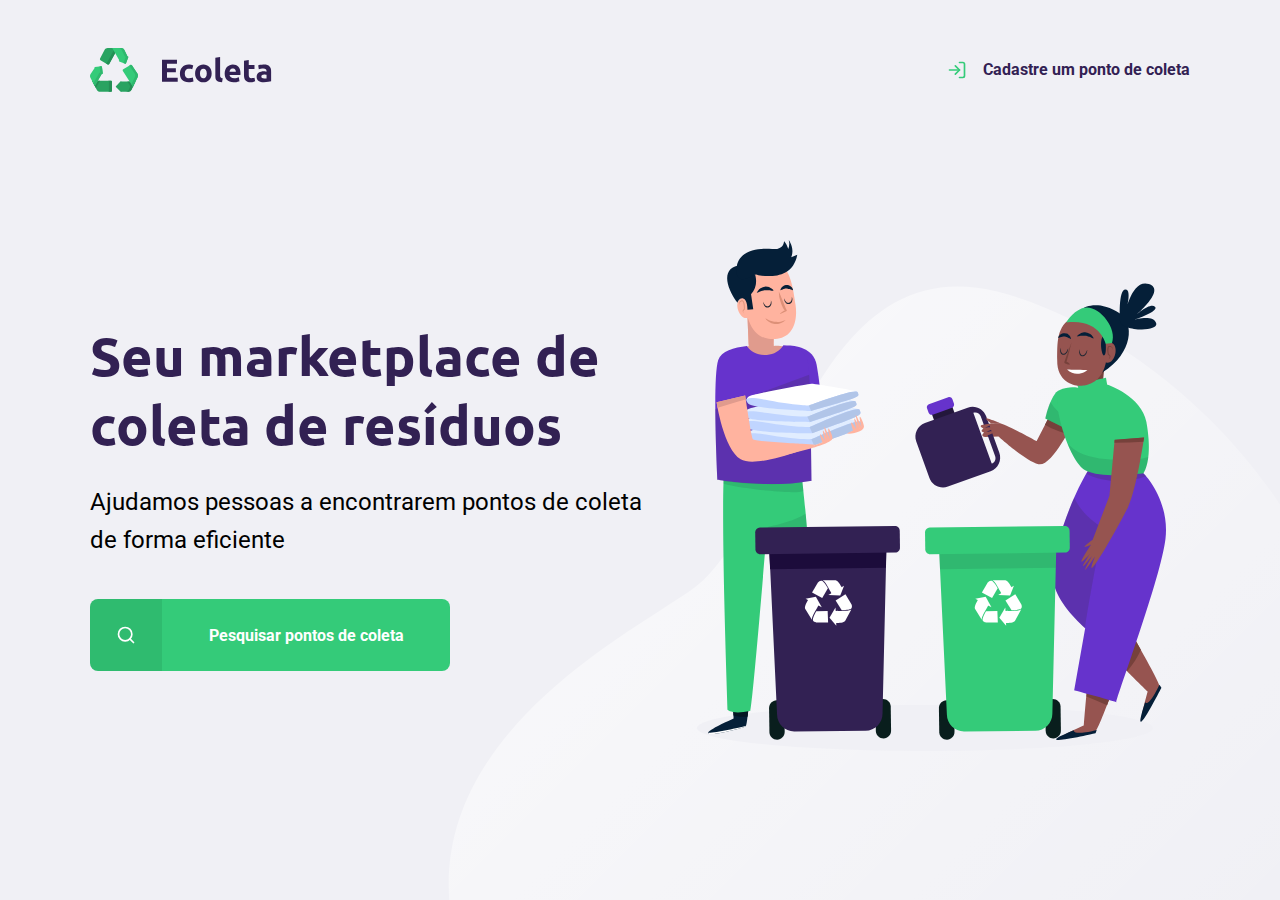
<file: index.html>
<!DOCTYPE html>
<html lang="pt_br">

<head>
    <meta charset="UTF-8">
    <meta name="viewport" content="width=device-width, initial-scale=1.0">
    <title>Ecoleta</title>

    <link href="https://fonts.googleapis.com/css2?family=Roboto:wght@700&family=Ubuntu:wght@700&display=swap"
        rel="stylesheet">

    <link rel="stylesheet" href="/styles/main.css">
    <link rel="stylesheet" href="/styles/home.css">
    <link rel="stylesheet" href="/styles/responsive.css">



</head>

<body>

    <div id="page-home">
        <div class="content">
            <header>
                <img src="/assets/icones/logo.svg" alt="Logomarca">
                <a href="">
                    <span></span>
                    Cadastre um ponto de coleta
                </a>
            </header>

            <main>
                <h1>Seu marketplace de coleta de resíduos</h1>
                <p>Ajudamos pessoas a encontrarem pontos de coleta de forma eficiente</p>
                <a href="#">
                    <span></span>
                    <strong>Pesquisar pontos de coleta</strong>
                </a>
            </main>

        </div>
    </div>





</body>

</html>
</file>
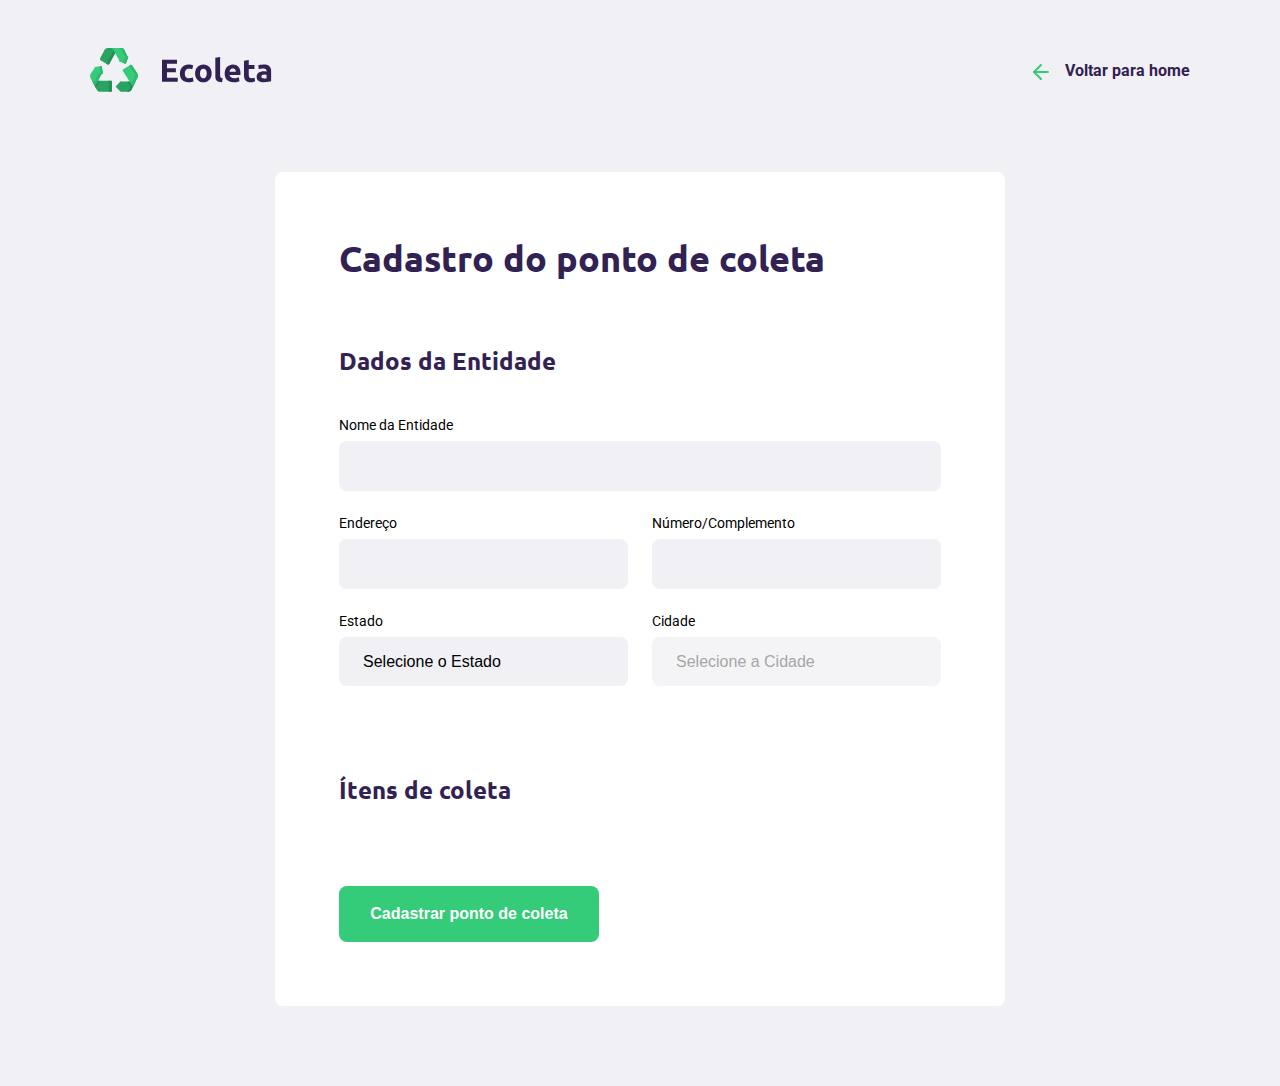
<file: create-point.html>
<!DOCTYPE html>
<html lang="pt_br">

<head>
    <meta charset="UTF-8">
    <meta name="viewport" content="width=device-width, initial-scale=1.0">
    <title>Criar um Ponto de Coleta</title>

    <link href="https://fonts.googleapis.com/css2?family=Roboto:wght@700&family=Ubuntu:wght@700&display=swap"
        rel="stylesheet">

    <link rel="stylesheet" href="/styles/main.css">
    <link rel="stylesheet" href="/styles/create-point.css">
    <link rel="stylesheet" href="/styles/responsive.css">




</head>

<body>

    <div id="page-create-point">

        <header>
            <img src="/assets/icones/logo.svg" alt="Logomarca">
            <a href="">
                <span></span>
                Voltar para home
            </a>
        </header>

        <form action="">
            <h1>Cadastro do ponto de coleta</h1>
            <fieldset>
                <legend>
                    <h2>Dados da Entidade</h2>
                </legend>

                <div class="field">
                    <label for="name">Nome da Entidade</label>
                    <input type="text" name="name">
                </div>

                <div class="fieldGroup">
                    <div class="field">
                        <label for="address">Endereço</label>
                        <input type="text" name="address">
                    </div>
                    <div class="field">
                        <label for="address">Número/Complemento</label>
                        <input type="text" name="address2">
                    </div>
                </div>

                <div class="fieldGroup">
                    <div class="field">
                        <label for="state">Estado</label>
                        <select name="uf">
                            <option value="">Selecione o Estado</option>
                        </select>
                        <input type="hidden" name="state">
                    </div>

                    <div class="field">
                        <label for="city">Cidade</label>
                        <select name="city" id="" disabled>
                            <option value="">Selecione a Cidade</option>
                        </select>

                    </div>

                </div>

            </fieldset>


            <fieldset>
                <legend>
                    <h2>Ítens de coleta</h2>
                </legend>


            </fieldset>
            <button type="submit">Cadastrar ponto de coleta</button>
        </form>

    </div>




    <script src="/scripts/create-point.js"></script>
</body>

</html>
</file>
<file: styles/main.css>
:root{
    --title-color:#322153;
    --primary-color:#34cb79;
}

*{
    margin:0;
    padding: 0;
    box-sizing: border-box;
}


html {
    font-family: 'Roboto', sans-serif;
}

h1, h2, h3, h4, h5, h6{
    font-family: 'Ubuntu', sans-serif;
    color:var(--title-color);
}

body{
    background: #f0f0f5;
    -webkit-font-smoothing:antialiased;
}

a{
    text-decoration: none;
}

/* BOX MODEL */
</file>
<file: styles/home.css>
#page-home{
    height: 100vh; /* view port Height é dinâmico */
    background: url('../assets/home-background.svg') no-repeat ;
    background-position: 35vw bottom;
    
}

#page-home .content{
    width: 90%;
    max-width: 1100px;
    margin: 0 auto;
    height: 100%;
    display: flex;
    flex-direction: column;
}

#page-home header{
    margin-top: 48px;
    display: flex;
    align-items: center;
    justify-content: space-between;
}

#page-home header a{
    font-weight: 700;
    color: var(--title-color);
    display: flex;
}

#page-home header a span{
    margin-right: 16px;
    display: flex;
    background-image: url('../assets/icones/log-in.svg');
    width: 20px;
    height: 20px;
}

#page-home main{
    max-width: 560px;
    flex:1;
    display:flex;
    flex-direction: column;
    justify-content: center;
}

#page-home main h1{
    font-size: 54px;
}

#page-home main p{
    font-size: 24px;
    line-height: 38px;
    margin-top: 24px;
}

#page-home main a{
    width: 100%;
    max-width: 360px;
    height: 72px;
    border-radius: 8px;
    display: flex;
    align-items: center;
    margin-top: 40px;
    background-color: var(--primary-color);
    transition: 400ms;
}

#page-home main a:hover{
    background-color: #2fb86e;
}

#page-home main a span{
    width: 72px;
    height: 72px;
    background-color: rgba(0,0,0,0.08);
    border-top-left-radius: 8px;
    border-bottom-left-radius: 8px;
    display: flex;
    align-items: center;
    justify-content: center;
}

#page-home main a span::after{
    content: "";
    background-image: url('../assets/icones/search.svg');
    width: 20px;
    height: 20px;

}

#page-home main a strong{
    flex:1;
    color: #fff;
    text-align: center;

}
</file>
<file: styles/responsive.css>
@media(max-width:900px){
    #page-home{
        background-position-x: 70vw;
    }

    #page-home .content{
        align-items: center;
        text-align: center;
    }

    #page-home header a {
        position: absolute;
        bottom: 48px;
        left:50%;
        transform: translateX(-50%);
    }

    #page-home main{
        align-items: center;
    }
}

@media(min-width:1700px){
    #page-home{
        background-position-x: 40vw;
    }
}

@media(max-height: 760px){
    #page-home{
        background-position-y: 200px;
    }
}
</file>
<file: styles/create-point.css>
#page-create-point{
    width: 90%;
    max-width: 1100px;
    /* alinhamento de caixa pelo lado de fora */
    margin: 0 auto;
 

}

#page-create-point header{
    margin-top: 48px;
    display:flex;
    justify-content: space-between;
    align-items: center;
}


#page-create-point header a {
    color: var(--title-color);
    font-weight: bold;
    display: flex;
    align-items: center;
}

#page-create-point header a span{
    background-image: url('../assets/icones/arrow-left.svg');
    width: 20px;
    height: 20px;
    display: flex;
    margin-right: 16px;
}

form{
    margin-top: 80px;
    background-color: white;
    margin: 80px auto;
    padding: 64px;
    border-radius: 8px;
    max-width: 730px;
}

form h1 {
    font-size: 36px;
}

form fieldset{
    margin-top: 64px;
    border: 0;
}

form legend{
    margin-bottom: 40px;
}

form legend h2 {
    font-size: 24px;
}

form .field{
    flex:1;
    display: flex;
    flex-direction: column;
    margin-bottom: 24px;
}

form .fieldGroup{
    display: flex;
}

form input,
form select{
    background-color: #f0f0f5;
    border: 0;
    padding: 16px 24px;
    font-size: 16px;
    border-radius: 8px;
}

form select{
    -webkit-appearance: none;
    -moz-appearance: none;
    appearance: none;
}

form label{
    font-size: 14px;
    margin-bottom: 8px;
}

form .fieldGroup .field + .field{
    margin-left: 24px;
}

form button{
    width: 260px;
    height: 56px;
    background-color: var(--primary-color);
    border-radius: 8px;
    color: white;
    font-weight: bold;
    font-size: 16px;
    border: 0;
    margin-top: 40px;
    transition: background-color 400ms;
}

form button:hover{
    background-color: #2fb86e;
}
</file>
